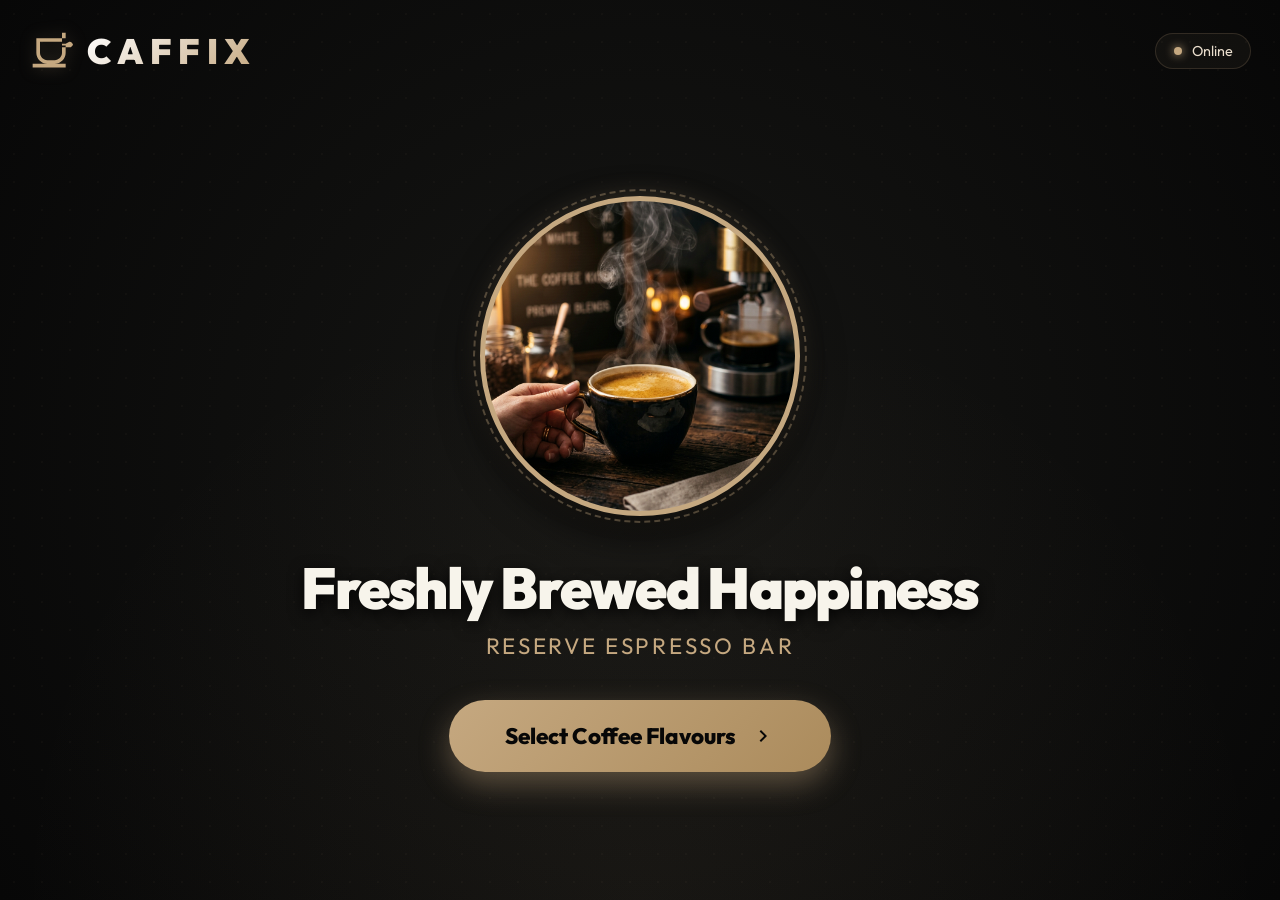
<file: index.html>
<!DOCTYPE html>
<html lang="en">
<head>
  <meta charset="UTF-8">
  <meta name="viewport" content="width=device-width, initial-scale=1.0, maximum-scale=1.0, user-scalable=no">
  <title>CAFFIX - Reserve Espresso Bar</title>
  <meta name="description" content="CAFFIX Luxury Self-Service Coffee Vending Kiosk">
  <link rel="stylesheet" href="styles.css">
  <link rel="preconnect" href="https://fonts.googleapis.com">
  <link rel="preconnect" href="https://fonts.gstatic.com" crossorigin>
</head>
<body>
  <!-- Background effects -->
  <div class="bg-decor"></div>
  <div class="bg-smoke"></div>

  <div class="kiosk-container">
    <!-- Header -->
    <header class="kiosk-header">
      <div class="brand-section">
        <svg class="brand-logo-svg" viewBox="0 0 24 24">
          <path d="M2 21h18v-2H2v2zM20 8h-2V5h2V2h-2v3H4v8c0 3.31 2.69 6 6 6h4c3.31 0 6-2.69 6-6v-3h2c1.1 0 2-.9 2-2V9c0-1.1-.9-2-2-2zm-2 5c0 2.21-1.79 4-4 4h-4c-2.21 0-4-1.79-4-4V7h12v6zm2-3h-2V9h2v1z"/>
        </svg>
        <span class="brand-name">Caffix</span>
      </div>
      <div class="system-status">
        <span class="status-dot"></span>
        <span>Online</span>
      </div>
    </header>

    <!-- Main Splash Hero -->
    <main class="kiosk-main">
      <div class="hero-wrapper">
        <div class="hero-visual"></div>
        
        <h1 class="hero-title">Freshly Brewed Happiness</h1>
        <p class="hero-subtitle">Reserve Espresso Bar</p>

        <!-- Big touch button -->
        <button id="start-btn" class="btn-primary-large" onclick="navigateToSelection()">
          <span>Select Coffee Flavours</span>
          <svg viewBox="0 0 24 24" width="24" height="24" fill="currentColor">
            <path d="M8.59 16.59L13.17 12 8.59 7.41 10 6l6 6-6 6-1.41-1.41z"/>
          </svg>
        </button>
      </div>
    </main>
  </div>

  <script src="script.js"></script>
</body>
</html>
</file>
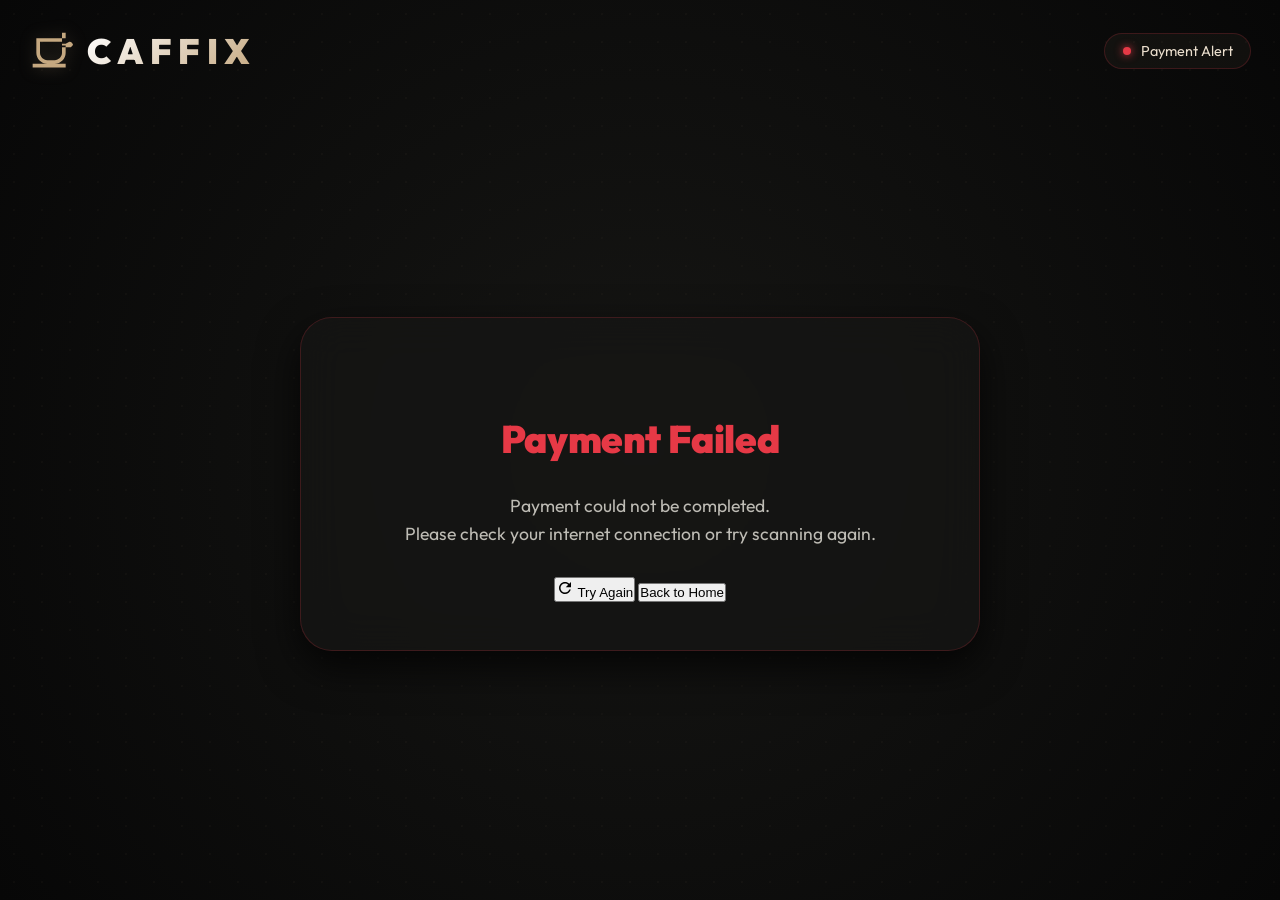
<file: failure.html>
<!DOCTYPE html>
<html lang="en">
<head>
  <meta charset="UTF-8">
  <meta name="viewport" content="width=device-width, initial-scale=1.0, maximum-scale=1.0, user-scalable=no">
  <title>CAFFIX - Payment Failed</title>
  <link rel="stylesheet" href="styles.css">
</head>
<body>
  <div class="bg-decor"></div>

  <div class="kiosk-container">
    <header class="kiosk-header">
      <div class="brand-section">
        <svg class="brand-logo-svg" viewBox="0 0 24 24">
          <path d="M2 21h18v-2H2v2zM20 8h-2V5h2V2h-2v3H4v8c0 3.31 2.69 6 6 6h4c3.31 0 6-2.69 6-6v-3h2c1.1 0 2-.9 2-2V9c0-1.1-.9-2-2-2zm-2 5c0 2.21-1.79 4-4 4h-4c-2.21 0-4-1.79-4-4V7h12v6zm2-3h-2V9h2v1z"/>
        </svg>
        <span class="brand-name">Caffix</span>
      </div>
      <div class="system-status" style="border-color: rgba(230, 57, 70, 0.2)">
        <span class="status-dot" style="background-color: var(--color-error); box-shadow: 0 0 8px var(--color-error)"></span>
        <span>Payment Alert</span>
      </div>
    </header>

    <main class="kiosk-main">
      <div class="status-card" style="border-color: rgba(230, 57, 70, 0.2)">
        <!-- Error cross icon -->
        <div class="error-icon-wrapper">
          <svg viewBox="0 0 24 24">
            <line x1="18" y1="6" x2="6" y2="18"></line>
            <line x1="6" y1="6" x2="18" y2="18"></line>
          </svg>
        </div>

        <h1 class="status-title" style="color: var(--color-error)">Payment Failed</h1>
        <p class="instructions-collect" style="font-size: 1.1rem; color: var(--color-text-white)">
          Payment could not be completed.<br>
          Please check your internet connection or try scanning again.
        </p>

        <div class="failure-buttons">
          <button id="try-again-btn" class="btn-try-again">
            <svg viewBox="0 0 24 24" width="18" height="18" fill="currentColor">
              <path d="M17.65 6.35C16.2 4.9 14.21 4 12 4c-4.42 0-7.99 3.58-7.99 8s3.57 8 7.99 8c3.73 0 6.84-2.55 7.73-6h-2.08c-.82 2.33-3.04 4-5.65 4-3.31 0-6-2.69-6-6s2.69-6 6-6c1.66 0 3.14.69 4.22 1.78L13 11h7V4l-2.35 2.35z"/>
            </svg>
            <span>Try Again</span>
          </button>
          
          <button id="home-btn" class="btn-home">
            <span>Back to Home</span>
          </button>
        </div>
      </div>
    </main>
  </div>

  <script src="script.js"></script>
</body>
</html>
</file>
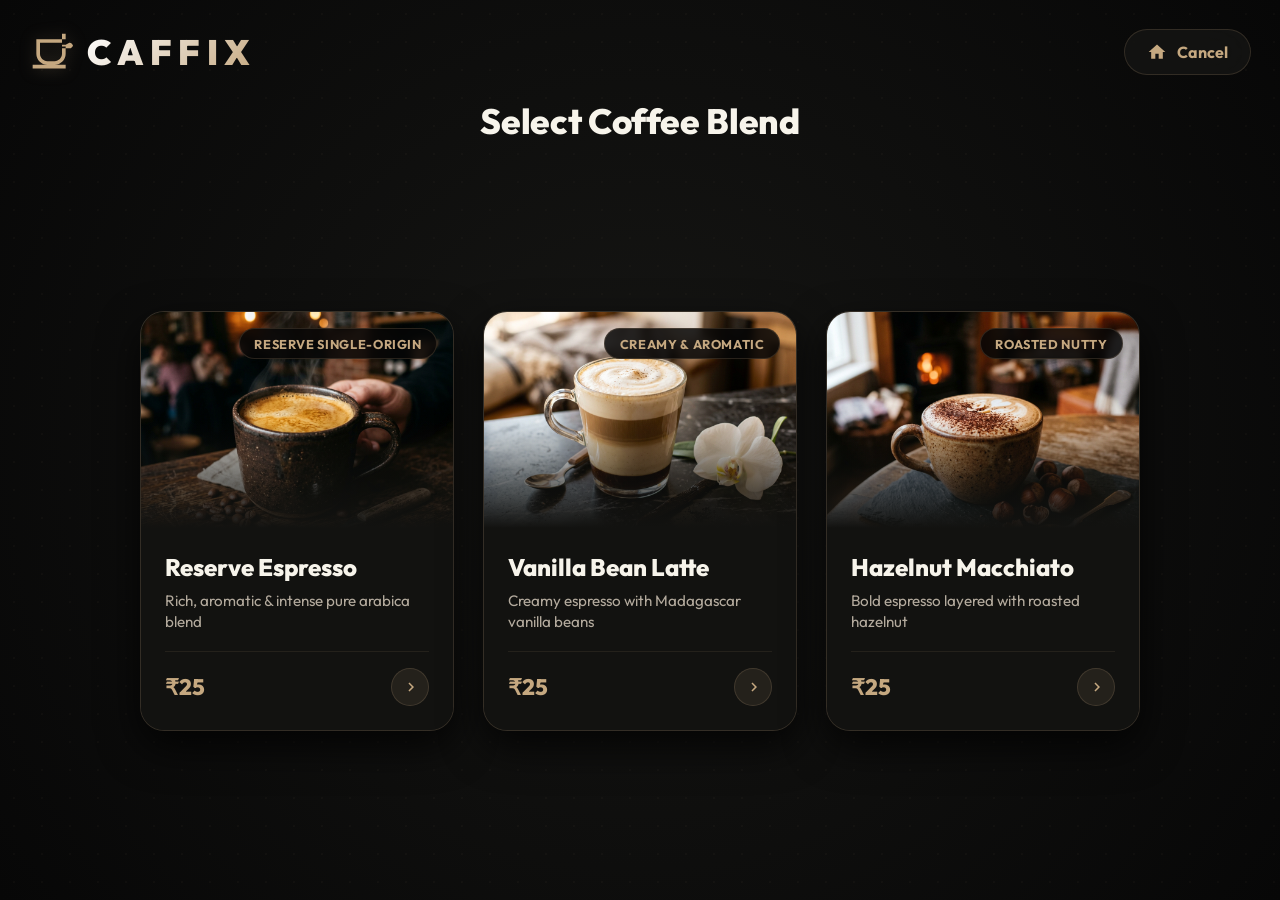
<file: flavour-details.html>
<!DOCTYPE html>
<html lang="en">
<head>
  <meta charset="UTF-8">
  <meta name="viewport" content="width=device-width, initial-scale=1.0, maximum-scale=1.0, user-scalable=no">
  <title>CAFFIX - Customization</title>
  <link rel="stylesheet" href="styles.css">
</head>
<body>
  <div class="bg-decor"></div>

  <div class="kiosk-container">
    <header class="kiosk-header">
      <div class="brand-section">
        <svg class="brand-logo-svg" viewBox="0 0 24 24">
          <path d="M2 21h18v-2H2v2zM20 8h-2V5h2V2h-2v3H4v8c0 3.31 2.69 6 6 6h4c3.31 0 6-2.69 6-6v-3h2c1.1 0 2-.9 2-2V9c0-1.1-.9-2-2-2zm-2 5c0 2.21-1.79 4-4 4h-4c-2.21 0-4-1.79-4-4V7h12v6zm2-3h-2V9h2v1z"/>
        </svg>
        <span class="brand-name">Caffix</span>
      </div>
      
      <button class="btn-nav-back" onclick="navigateToSelection()">
        <svg viewBox="0 0 24 24">
          <path d="M15.41 7.41L14 6l-6 6 6 6 1.41-1.41L10.83 12z"/>
        </svg>
        <span>Back</span>
      </button>
    </header>

    <main class="kiosk-main">
      <div class="details-container">
        <!-- Left Pane: Graphic & Badges -->
        <div class="details-visual-pane">
          <div id="coffee-image" class="details-hero-img"></div>
          
          <div id="tags-container" class="details-tags-grid">
            <!-- Dynamic specifications -->
          </div>
        </div>

        <!-- Right Pane: Customizations -->
        <div class="details-content-pane">
          <div class="details-title-desc">
            <h1 id="coffee-name" class="details-name">Premium Blend</h1>
            <p id="coffee-desc" class="details-description">Loading selection specs...</p>
          </div>

          <div class="customization-section">
            <!-- Cup Size Toggles -->
            <div class="custom-option">
              <span class="custom-label">Select Cup Size</span>
              <div id="size-toggles" class="custom-buttons" style="grid-template-columns: repeat(2, 1fr);">
                <button class="btn-toggle active" data-value="Regular">
                  <span>Regular</span>
                  <span class="sub-lbl">240 ml</span>
                </button>
                <button class="btn-toggle" data-value="Large">
                  <span>Large</span>
                  <span class="sub-lbl">360 ml (+₹10)</span>
                </button>
              </div>
            </div>

            <!-- Sugar Level -->
            <div class="custom-option">
              <span class="custom-label">Sugar Level</span>
              <div id="sugar-toggles" class="custom-buttons-four">
                <button class="btn-toggle">None</button>
                <button class="btn-toggle">Low</button>
                <button class="btn-toggle active">Medium</button>
                <button class="btn-toggle">High</button>
              </div>
            </div>

            <!-- Strength -->
            <div class="custom-option">
              <span class="custom-label">Coffee Strength</span>
              <div id="strength-toggles" class="custom-buttons">
                <button class="btn-toggle">Mild</button>
                <button class="btn-toggle active">Medium</button>
                <button class="btn-toggle">Strong</button>
              </div>
            </div>
          </div>

          <!-- Total & Buy Now -->
          <div class="details-footer">
            <div class="details-price-block">
              <span class="price-lbl">Total Price</span>
              <span id="coffee-price" class="price-val">₹25</span>
            </div>
            
            <button id="buy-now-btn" class="btn-buy-now">
              <span>Checkout</span>
              <svg viewBox="0 0 24 24">
                <path d="M12 2C6.48 2 2 6.48 2 12s4.48 10 10 10 10-4.48 10-10S17.52 2 12 2zm1 15h-2v-6h2v6zm0-8h-2V7h2v2z"/>
              </svg>
            </button>
          </div>
        </div>
      </div>
    </main>
  </div>

  <script src="script.js"></script>
</body>
</html>
</file>
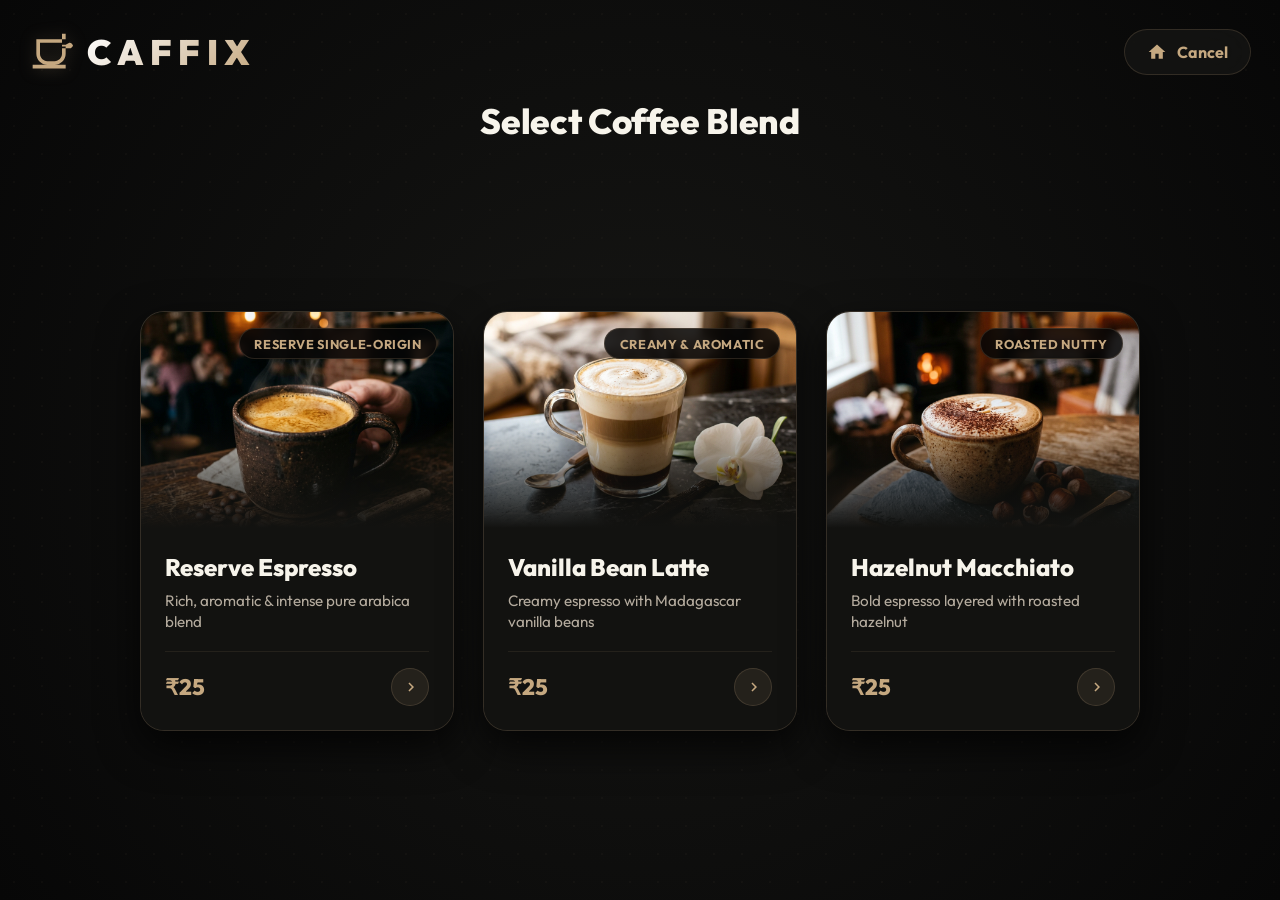
<file: flavour-selection.html>
<!DOCTYPE html>
<html lang="en">
<head>
  <meta charset="UTF-8">
  <meta name="viewport" content="width=device-width, initial-scale=1.0, maximum-scale=1.0, user-scalable=no">
  <title>CAFFIX - Coffee Selection</title>
  <link rel="stylesheet" href="styles.css">
</head>
<body>
  <div class="bg-decor"></div>

  <div class="kiosk-container">
    <header class="kiosk-header">
      <div class="brand-section">
        <svg class="brand-logo-svg" viewBox="0 0 24 24">
          <path d="M2 21h18v-2H2v2zM20 8h-2V5h2V2h-2v3H4v8c0 3.31 2.69 6 6 6h4c3.31 0 6-2.69 6-6v-3h2c1.1 0 2-.9 2-2V9c0-1.1-.9-2-2-2zm-2 5c0 2.21-1.79 4-4 4h-4c-2.21 0-4-1.79-4-4V7h12v6zm2-3h-2V9h2v1z"/>
        </svg>
        <span class="brand-name">Caffix</span>
      </div>
      
      <button class="btn-nav-back" onclick="navigateToHome()">
        <svg viewBox="0 0 24 24">
          <path d="M10 20v-6h4v6h5v-8h3L12 3 2 12h3v8z"/>
        </svg>
        <span>Cancel</span>
      </button>
    </header>

    <h2 class="selection-title">Select Coffee Blend</h2>

    <main class="kiosk-main">
      <div class="flavours-grid">
        <!-- Reserve Espresso Card -->
        <div class="flavour-card" onclick="selectFlavour('classic')">
          <div class="flavour-card-img" style="background-image: url('assets/classic_coffee.png');">
            <span class="flavour-badge">Reserve Single-Origin</span>
          </div>
          <div class="flavour-info">
            <div>
              <h3 class="flavour-name">Reserve Espresso</h3>
              <p class="flavour-tagline">Rich, aromatic & intense pure arabica blend</p>
            </div>
            <div class="flavour-price-row">
              <span class="card-price">₹25</span>
              <div class="card-arrow">
                <svg viewBox="0 0 24 24">
                  <path d="M8.59 16.59L13.17 12 8.59 7.41 10 6l6 6-6 6-1.41-1.41z"/>
                </svg>
              </div>
            </div>
          </div>
        </div>

        <!-- Vanilla Bean Latte Card -->
        <div class="flavour-card" onclick="selectFlavour('vanilla')">
          <div class="flavour-card-img" style="background-image: url('assets/vanilla_coffee.png');">
            <span class="flavour-badge">Creamy & Aromatic</span>
          </div>
          <div class="flavour-info">
            <div>
              <h3 class="flavour-name">Vanilla Bean Latte</h3>
              <p class="flavour-tagline">Creamy espresso with Madagascar vanilla beans</p>
            </div>
            <div class="flavour-price-row">
              <span class="card-price">₹25</span>
              <div class="card-arrow">
                <svg viewBox="0 0 24 24">
                  <path d="M8.59 16.59L13.17 12 8.59 7.41 10 6l6 6-6 6-1.41-1.41z"/>
                </svg>
              </div>
            </div>
          </div>
        </div>

        <!-- Hazelnut Macchiato Card -->
        <div class="flavour-card" onclick="selectFlavour('hazelnut')">
          <div class="flavour-card-img" style="background-image: url('assets/hazelnut_coffee.png');">
            <span class="flavour-badge">Roasted Nutty</span>
          </div>
          <div class="flavour-info">
            <div>
              <h3 class="flavour-name">Hazelnut Macchiato</h3>
              <p class="flavour-tagline">Bold espresso layered with roasted hazelnut</p>
            </div>
            <div class="flavour-price-row">
              <span class="card-price">₹25</span>
              <div class="card-arrow">
                <svg viewBox="0 0 24 24">
                  <path d="M8.59 16.59L13.17 12 8.59 7.41 10 6l6 6-6 6-1.41-1.41z"/>
                </svg>
              </div>
            </div>
          </div>
        </div>
      </div>
    </main>
  </div>

  <script src="script.js"></script>
</body>
</html>
</file>
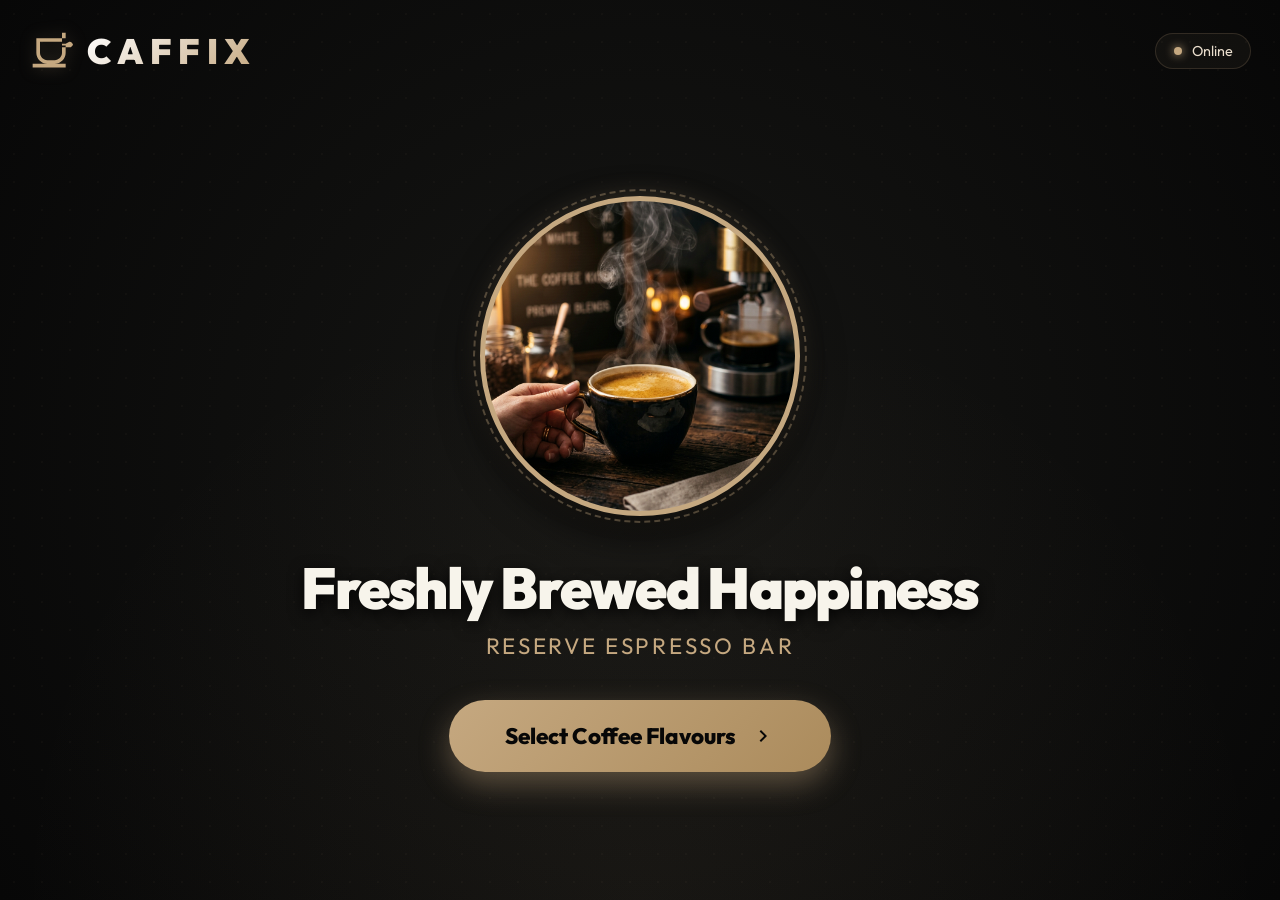
<file: payment.html>
<!DOCTYPE html>
<html lang="en">
<head>
  <meta charset="UTF-8">
  <meta name="viewport" content="width=device-width, initial-scale=1.0, maximum-scale=1.0, user-scalable=no">
  <title>CAFFIX - Payment Terminal</title>
  <link rel="stylesheet" href="styles.css">
</head>
<body>
  <div class="bg-decor"></div>

  <div class="kiosk-container">
    <header class="kiosk-header">
      <div class="brand-section">
        <svg class="brand-logo-svg" viewBox="0 0 24 24">
          <path d="M2 21h18v-2H2v2zM20 8h-2V5h2V2h-2v3H4v8c0 3.31 2.69 6 6 6h4c3.31 0 6-2.69 6-6v-3h2c1.1 0 2-.9 2-2V9c0-1.1-.9-2-2-2zm-2 5c0 2.21-1.79 4-4 4h-4c-2.21 0-4-1.79-4-4V7h12v6zm2-3h-2V9h2v1z"/>
        </svg>
        <span class="brand-name">Caffix</span>
      </div>
      <div class="system-status">
        <span class="status-dot"></span>
        <span>Secure Terminal</span>
      </div>
    </header>

    <main class="kiosk-main">
      <div class="payment-grid">
        <!-- Left Pane: Invoice Receipt Details -->
        <div class="order-summary-card">
          <h3 class="summary-title">Billing Details</h3>
          
          <div class="summary-item-info">
            <div id="summary-img" class="summary-item-img"></div>
            <div class="summary-item-details">
              <span id="summary-name" class="summary-item-name">Premium Coffee</span>
              <span id="summary-price" class="summary-item-price">₹25</span>
            </div>
          </div>

          <!-- Recap Parameter items -->
          <div class="customizations-recap">
            <div class="recap-row">
              <span class="recap-label">Cup Size:</span>
              <span id="recap-size" class="recap-val">Regular</span>
            </div>
            <div class="recap-row">
              <span class="recap-label">Sugar Level:</span>
              <span id="recap-sugar" class="recap-val">Medium</span>
            </div>
            <div class="recap-row">
              <span class="recap-label">Coffee Strength:</span>
              <span id="recap-strength" class="recap-val">Medium</span>
            </div>
          </div>

          <!-- Metadata -->
          <div class="order-metadata">
            <span>Ticket: <strong id="order-number">CFX-0000</strong></span>
            <span>Gateway: <strong>Active</strong></span>
          </div>

          <div class="payment-gateways">
            <span class="gateway-title">Supported Networks</span>
            <div class="gateway-icons">
              <span class="gateway-badge">BHIM</span>
              <span class="gateway-badge">UPI PIN</span>
              <span class="gateway-badge">GPAAY</span>
              <span class="gateway-badge">PHONEPE</span>
            </div>
          </div>
        </div>

        <!-- Right Pane: Live QR scanning checkout simulation -->
        <div class="payment-action-pane">
          <!-- Stylized QR scanner box -->
          <div class="qr-box-wrapper">
            <svg class="qr-svg" viewBox="0 0 29 29" shape-rendering="crispEdges">
              <path fill="#ffffff" d="M0 0h29v29H0z"/>
              <path fill="#070707" d="M0 0h7v7H0zm0 22h7v7H0zm22 0h7v7h-7zM22 0h7v7h-7zM2 2h3v3H2zm0 24h3v3H2zm22 0h3v3h-3zm0-24h3v3h-3zM8 0h1v4H8zm2 0h1v1h-1zm3 0h3v1h-3zm4 0h1v2h-1zm1 0h1v1h-1zm2 0h1v3h-1zm-10 1h2v1h-2zm3 0h1v3h-1zm3 0h1v1h-1zm-9 2h2v1H8zm5 0h1v1h-1zm2 0h1v1h-1zm4 0h2v1h-2zm-12 1h1v3H9zm2 0h1v1h-1zm1 0h1v2h-1zm3 0h1v1h-1zm2 0h2v1h-2zm-6 2h1v1H9zm1 0h2v1h-2zm4 0h1v1h-1zm2 0h1v1h-1zm1 0h1v1h-1zm1 0h2v1h-2zm-11 1h1v1H8zm2 0h1v1h-1zm1 0h1v1h-1zm2 0h2v1h-2zm3 0h1v1h-1zm3 0h1v1h-1zm1 0h1v1h-1zm-13 1h2v1h-2zm4 0h1v1h-1zm2 0h1v2h-1zm2 0h2v1h-2zm-12 2h1v1H0zm2 0h1v1H2zm3 0h2v1H5zm1 1h1v2H6zm3 0h1v1H9zm2 0h3v1h-3zm4 0h1v1h-1zm1 0h2v1h-2zm5 0h1v2h-1zm-15 1h1v1H1zm2 0h1v1H3zm2 0h1v1H5zm3 0h1v1H8zm4 0h2v1h-2zm3 0h1v2h-1zm3 0h2v1h-2zm2 0h1v1h-1zm-15 1h2v1H1zm3 0h1v1H4zm3 0h1v1H7zm1 0h2v1H8zm4 0h1v1h-1zm3 0h1v1h-1zm3 0h1v1h-1zm-14 2h2v1H2zm3 0h1v1H5zm2 0h1v1H7zm4 0h1v2h-1zm2 0h1v1h-1zm2 0h1v1h-1zm4 0h1v1h-1zm-15 1h1v1H1zm3 0h1v1H4zm4 0h1v1H8zm2 0h1v1h-1zm4 0h1v1h-1zm3 0h2v1h-2zm1 0h2v1h-2zm-15 1h1v1H1zm3 0h1v1H4zm3 0h1v1H7zm1 0h3v1H8zm4 0h2v1h-2zm4 0h2v1h-2z"/>
            </svg>
          </div>

          <!-- Live payment terminal verification status -->
          <div class="gateway-logger">
            <span class="pulsate-dot"></span>
            <span id="log-text" class="log-text">Initializing Secure Connection...</span>
          </div>

          <p class="payment-instructions">
            Scan the QR code above using any UPI application to complete checkout.
          </p>

          <!-- Control CTAs -->
          <div class="payment-buttons">
            <button id="pay-now-btn" class="btn-pay-now">
              <svg viewBox="0 0 24 24" width="18" height="18" fill="currentColor">
                <path d="M9 16.2L4.8 12l-1.4 1.4L9 19 21 7l-1.4-1.4L9 16.2z"/>
              </svg>
              <span>Simulate Pay</span>
            </button>
            
            <button id="cancel-btn" class="btn-cancel">
              <span>Cancel Order</span>
            </button>
          </div>
        </div>
      </div>
    </main>
  </div>

  <script src="script.js"></script>
</body>
</html>
</file>
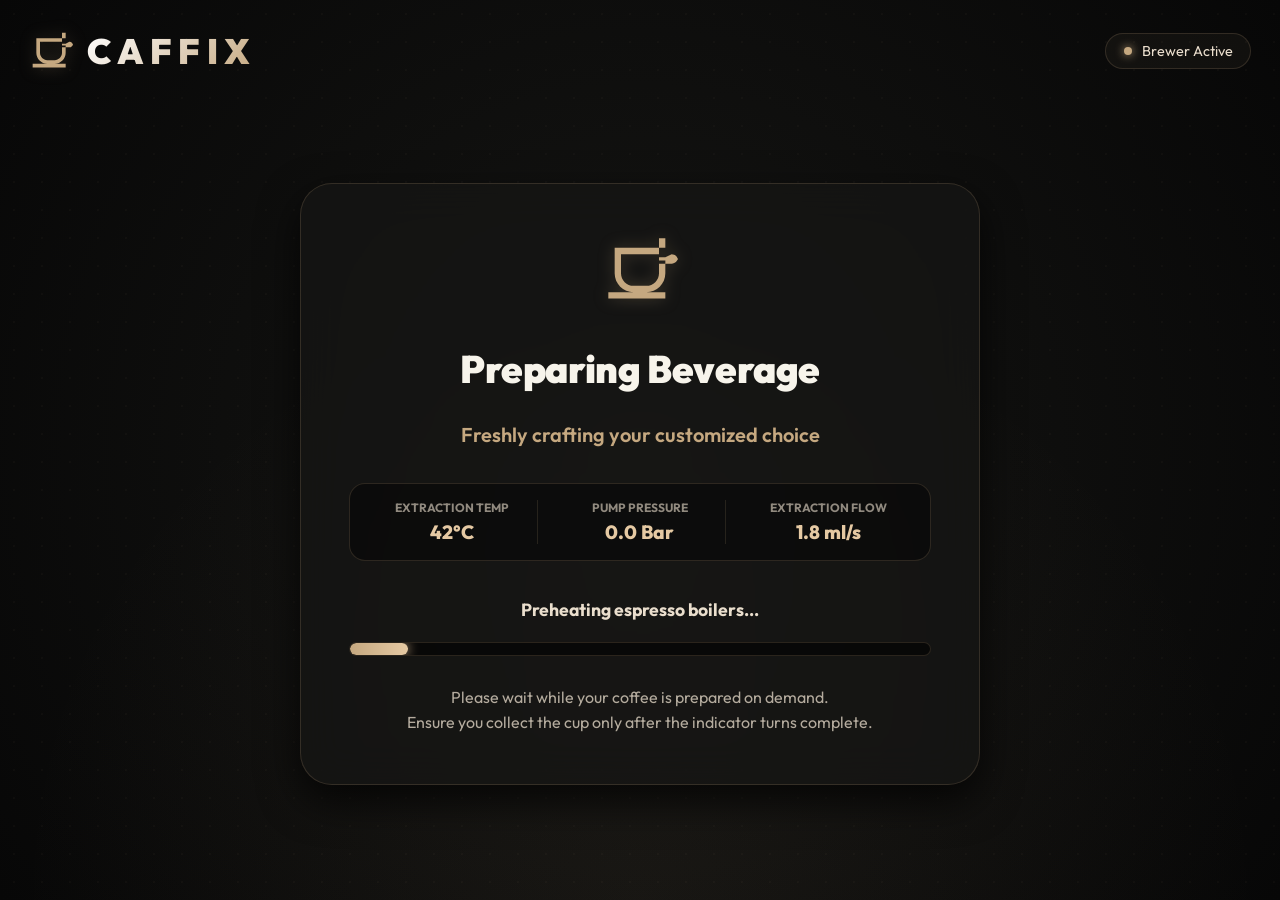
<file: success.html>
<!DOCTYPE html>
<html lang="en">
<head>
  <meta charset="UTF-8">
  <meta name="viewport" content="width=device-width, initial-scale=1.0, maximum-scale=1.0, user-scalable=no">
  <title>CAFFIX - Preparing Coffee</title>
  <link rel="stylesheet" href="styles.css">
</head>
<body>
  <div class="bg-decor"></div>
  <div class="bg-smoke"></div>

  <div class="kiosk-container">
    <header class="kiosk-header">
      <div class="brand-section">
        <svg class="brand-logo-svg" viewBox="0 0 24 24">
          <path d="M2 21h18v-2H2v2zM20 8h-2V5h2V2h-2v3H4v8c0 3.31 2.69 6 6 6h4c3.31 0 6-2.69 6-6v-3h2c1.1 0 2-.9 2-2V9c0-1.1-.9-2-2-2zm-2 5c0 2.21-1.79 4-4 4h-4c-2.21 0-4-1.79-4-4V7h12v6zm2-3h-2V9h2v1z"/>
        </svg>
        <span class="brand-name">Caffix</span>
      </div>
      <div class="system-status">
        <span class="status-dot"></span>
        <span>Brewer Active</span>
      </div>
    </header>

    <main class="kiosk-main">
      <div class="status-card">
        <!-- Shaking cup visual -->
        <svg class="loading-coffee-cup" viewBox="0 0 24 24">
          <path d="M2 21h18v-2H2v2zM20 8h-2V5h2V2h-2v3H4v8c0 3.31 2.69 6 6 6h4c3.31 0 6-2.69 6-6v-3h2c1.1 0 2-.9 2-2V9c0-1.1-.9-2-2-2zm-2 5c0 2.21-1.79 4-4 4h-4c-2.21 0-4-1.79-4-4V7h12v6zm2-3h-2V9h2v1z"/>
        </svg>

        <h1 class="status-title">Preparing Beverage</h1>
        <h2 id="status-subtitle" class="status-subtitle">Freshly crafting your customized choice</h2>

        <!-- Kiosk active brewing metrics monitors -->
        <div class="brewer-specs-panel">
          <div class="spec-box">
            <span class="spec-label">Extraction Temp</span>
            <span id="spec-temp" class="spec-value">--°C</span>
          </div>
          <div class="spec-box">
            <span class="spec-label">Pump Pressure</span>
            <span id="spec-pressure" class="spec-value">-- Bar</span>
          </div>
          <div class="spec-box">
            <span class="spec-label">Extraction Flow</span>
            <span class="spec-value">1.8 ml/s</span>
          </div>
        </div>

        <!-- Brew Progress animation and status log text -->
        <div class="brewing-anim-container">
          <span id="brewing-step-text" class="brewing-step-text">Heating boiler element...</span>
          
          <div class="progress-track">
            <div id="progress-fill" class="progress-fill"></div>
          </div>
        </div>

        <p class="instructions-collect">
          Please wait while your coffee is prepared on demand.<br>
          Ensure you collect the cup only after the indicator turns complete.
        </p>
      </div>
    </main>
  </div>

  <script src="script.js"></script>
</body>
</html>
</file>
<file: styles.css>
@import url('https://fonts.googleapis.com/css2?family=Outfit:wght@300;400;500;600;700;800;900&display=swap');

:root {
  /* Luxury Palette System (Starbucks Reserve & Nespresso Inspired) */
  --color-dark-bg: #070707;          /* Pure Matte Black */
  --color-dark-surface: #121210;     /* Obsidian Charcoal */
  --color-cream-base: #f7f4eb;       /* Smooth Cream */
  --color-cream-text: #eadecd;       /* Soft Light Cream */
  --color-gold: #c5a880;             /* Reserve Satin Gold */
  --color-gold-bright: #e5c9a3;      /* Bright Gold Accent */
  --color-gold-glow: rgba(197, 168, 128, 0.25);
  --color-glass-bg: rgba(22, 22, 20, 0.75);
  --color-glass-border: rgba(197, 168, 128, 0.18);
  --color-glass-border-focus: rgba(197, 168, 128, 0.45);
  
  --color-success: #52b788;
  --color-error: #e63946;
  
  /* Fonts & Shadows */
  --font-sans: 'Outfit', sans-serif;
  --shadow-premium: 0 16px 40px rgba(0, 0, 0, 0.75);
  --shadow-gold-pulse: 0 0 25px var(--color-gold-glow);
  --border-radius-lg: 24px;
  --border-radius-md: 16px;
}

/* Reset and Kiosk Setup */
* {
  margin: 0;
  padding: 0;
  box-sizing: border-box;
  -webkit-tap-highlight-color: transparent;
  user-select: none;
  -webkit-user-select: none;
}

body {
  font-family: var(--font-sans);
  background: radial-gradient(circle at center, #161614 0%, var(--color-dark-bg) 100%);
  color: var(--color-cream-base);
  height: 100vh;
  width: 100vw;
  overflow: hidden;
  display: flex;
  flex-direction: column;
  position: relative;
  touch-action: manipulation;
}

/* Kiosk Layout Constraints */
.kiosk-container {
  display: flex;
  flex-direction: column;
  height: 100%;
  width: 100%;
  padding: 1.8rem;
  z-index: 10;
  animation: fadeInKiosk 0.5s cubic-bezier(0.2, 0.8, 0.2, 1);
}

/* Background Texture Decor */
.bg-decor {
  position: absolute;
  top: 0;
  left: 0;
  width: 100%;
  height: 100%;
  background-image: radial-gradient(rgba(197, 168, 128, 0.03) 1.5px, transparent 0);
  background-size: 28px 28px;
  z-index: 1;
  pointer-events: none;
}

.bg-smoke {
  position: absolute;
  bottom: 0;
  left: 50%;
  transform: translateX(-50%);
  width: 100%;
  height: 60%;
  background: radial-gradient(circle at bottom, rgba(197, 168, 128, 0.06) 0%, transparent 75%);
  z-index: 2;
  pointer-events: none;
}

/* Header */
.kiosk-header {
  display: flex;
  justify-content: space-between;
  align-items: center;
  margin-bottom: 1.5rem;
  flex-shrink: 0;
}

.brand-section {
  display: flex;
  align-items: center;
  gap: 0.9rem;
}

.brand-logo-svg {
  width: 44px;
  height: 44px;
  fill: var(--color-gold);
  filter: drop-shadow(0 0 8px var(--color-gold-glow));
}

.brand-name {
  font-size: 2.2rem;
  font-weight: 900;
  letter-spacing: 0.18em;
  text-transform: uppercase;
  background: linear-gradient(135deg, #ffffff 0%, var(--color-gold) 100%);
  -webkit-background-clip: text;
  -webkit-text-fill-color: transparent;
}

.system-status {
  font-size: 0.9rem;
  color: var(--color-cream-text);
  display: flex;
  align-items: center;
  gap: 0.6rem;
  background: rgba(197, 168, 128, 0.05);
  padding: 0.5rem 1.1rem;
  border-radius: 30px;
  border: 1px solid var(--color-glass-border);
}

.status-dot {
  width: 8px;
  height: 8px;
  background-color: var(--color-gold);
  border-radius: 50%;
  box-shadow: 0 0 10px var(--color-gold);
  animation: blinkGold 2s infinite ease-in-out;
}

/* Navigation Back/Home Button */
.btn-nav-back {
  display: flex;
  align-items: center;
  gap: 0.6rem;
  background: var(--color-glass-bg);
  border: 1px solid var(--color-glass-border);
  color: var(--color-gold);
  font-family: var(--font-sans);
  font-weight: 700;
  font-size: 1rem;
  padding: 0.75rem 1.4rem;
  border-radius: 30px;
  cursor: pointer;
  transition: all 0.2s cubic-bezier(0.4, 0, 0.2, 1);
  outline: none;
  backdrop-filter: blur(20px);
}

.btn-nav-back svg {
  width: 20px;
  height: 20px;
  fill: currentColor;
}

.btn-nav-back:active {
  transform: scale(0.95);
  background: rgba(197, 168, 128, 0.15);
  border-color: var(--color-gold);
}

/* Main Display Body */
.kiosk-main {
  flex-grow: 1;
  display: flex;
  flex-direction: column;
  justify-content: center;
  min-height: 0;
}

/* --- HOME PAGE STYLE --- */
.hero-wrapper {
  display: flex;
  flex-direction: column;
  align-items: center;
  justify-content: center;
  height: 100%;
  text-align: center;
}

.hero-visual {
  width: 320px;
  height: 320px;
  border-radius: 50%;
  background: url('assets/caffix_hero.png') no-repeat center center;
  background-size: cover;
  border: 5px solid var(--color-gold);
  box-shadow: var(--shadow-premium), var(--shadow-gold-pulse);
  margin-bottom: 2.2rem;
  position: relative;
}

.hero-visual::before {
  content: '';
  position: absolute;
  top: -12px; left: -12px; right: -12px; bottom: -12px;
  border-radius: 50%;
  border: 2px dashed rgba(197, 168, 128, 0.35);
  animation: rotateClockwise 30s linear infinite;
}

.hero-title {
  font-size: 3.6rem;
  font-weight: 900;
  letter-spacing: -0.03em;
  margin-bottom: 0.5rem;
  color: var(--color-cream-base);
  text-shadow: 0 4px 15px rgba(0, 0, 0, 0.85);
}

.hero-subtitle {
  font-size: 1.4rem;
  font-weight: 400;
  color: var(--color-gold);
  margin-bottom: 2.5rem;
  letter-spacing: 0.12em;
  text-transform: uppercase;
}

.btn-primary-large {
  display: inline-flex;
  align-items: center;
  justify-content: center;
  gap: 0.9rem;
  background: linear-gradient(135deg, var(--color-gold) 0%, #ab8b5c 100%);
  color: #070707;
  font-family: var(--font-sans);
  font-weight: 800;
  font-size: 1.4rem;
  padding: 1.4rem 3.5rem;
  border: none;
  border-radius: 50px;
  box-shadow: 0 12px 30px rgba(197, 168, 128, 0.4);
  cursor: pointer;
  transition: all 0.3s cubic-bezier(0.2, 0.8, 0.2, 1);
  animation: pulseGoldBtn 2s infinite;
}

.btn-primary-large:active {
  transform: scale(0.95);
  box-shadow: 0 6px 15px rgba(197, 168, 128, 0.2);
  filter: brightness(0.95);
}

/* --- FLAVOUR SELECTION PAGE STYLE --- */
.selection-title {
  font-size: 2.2rem;
  font-weight: 800;
  margin-bottom: 1.8rem;
  color: var(--color-cream-base);
  text-align: center;
  letter-spacing: -0.01em;
}

.flavours-grid {
  display: grid;
  grid-template-columns: repeat(3, 1fr);
  gap: 1.8rem;
  height: 100%;
  max-width: 1000px;
  margin: 0 auto;
  align-items: center;
}

.flavour-card {
  background: var(--color-glass-bg);
  border: 1px solid var(--color-glass-border);
  border-radius: var(--border-radius-lg);
  overflow: hidden;
  height: 420px;
  display: flex;
  flex-direction: column;
  box-shadow: var(--shadow-premium);
  transition: all 0.3s cubic-bezier(0.2, 0.8, 0.2, 1);
  cursor: pointer;
  position: relative;
  backdrop-filter: blur(20px);
}

.flavour-card-img {
  height: 240px;
  width: 100%;
  background-size: cover;
  background-position: center;
  position: relative;
}

.flavour-card-img::after {
  content: '';
  position: absolute;
  bottom: 0; left: 0; right: 0;
  height: 50%;
  background: linear-gradient(to top, rgba(18, 18, 16, 1) 0%, transparent 100%);
}

.flavour-badge {
  position: absolute;
  top: 16px;
  right: 16px;
  background: rgba(7, 7, 7, 0.85);
  backdrop-filter: blur(4px);
  padding: 0.4rem 0.9rem;
  border-radius: 20px;
  border: 1px solid var(--color-glass-border);
  font-size: 0.8rem;
  font-weight: 700;
  color: var(--color-gold);
  text-transform: uppercase;
  letter-spacing: 0.05em;
}

.flavour-info {
  padding: 1.5rem;
  flex-grow: 1;
  display: flex;
  flex-direction: column;
  justify-content: space-between;
  background: #121210;
}

.flavour-name {
  font-size: 1.5rem;
  font-weight: 800;
  color: var(--color-cream-base);
  margin-bottom: 0.5rem;
}

.flavour-tagline {
  font-size: 0.95rem;
  color: var(--color-cream-text);
  line-height: 1.4;
  opacity: 0.75;
  margin-bottom: 1.2rem;
}

.flavour-price-row {
  display: flex;
  justify-content: space-between;
  align-items: center;
  margin-top: auto;
  border-top: 1px solid rgba(197, 168, 128, 0.1);
  padding-top: 1rem;
}

.card-price {
  font-size: 1.4rem;
  font-weight: 800;
  color: var(--color-gold);
}

.card-arrow {
  width: 38px;
  height: 38px;
  border-radius: 50%;
  background: rgba(197, 168, 128, 0.1);
  display: flex;
  align-items: center;
  justify-content: center;
  color: var(--color-gold);
  border: 1px solid var(--color-glass-border);
}

.card-arrow svg {
  width: 18px;
  height: 18px;
  fill: currentColor;
  transform: translateX(1px);
}

.flavour-card:active {
  transform: scale(0.96);
  border-color: var(--color-gold);
  box-shadow: 0 4px 15px rgba(197, 168, 128, 0.25);
}


/* --- FLAVOUR DETAILS / CUSTOMIZATION PAGE STYLE --- */
.details-container {
  display: grid;
  grid-template-columns: 4.5fr 5.5fr;
  gap: 2.2rem;
  height: 100%;
  max-width: 1000px;
  margin: 0 auto;
  align-items: center;
}

.details-visual-pane {
  display: flex;
  flex-direction: column;
  gap: 1.5rem;
}

.details-hero-img {
  width: 100%;
  height: 290px;
  border-radius: var(--border-radius-lg);
  background-size: cover;
  background-position: center;
  border: 1px solid var(--color-glass-border);
  box-shadow: var(--shadow-premium);
}

.details-tags-grid {
  display: grid;
  grid-template-columns: repeat(2, 1fr);
  gap: 0.8rem;
}

.detail-tag {
  background: var(--color-glass-bg);
  border: 1px solid var(--color-glass-border);
  border-radius: var(--border-radius-md);
  padding: 0.8rem 1rem;
  display: flex;
  align-items: center;
  gap: 0.6rem;
  font-size: 0.85rem;
  font-weight: 700;
  color: var(--color-cream-base);
  backdrop-filter: blur(20px);
}

.detail-tag svg {
  width: 18px;
  height: 18px;
  fill: var(--color-gold);
  flex-shrink: 0;
}

.details-content-pane {
  background: var(--color-glass-bg);
  border: 1px solid var(--color-glass-border);
  border-radius: var(--border-radius-lg);
  padding: 2.2rem;
  height: 100%;
  display: flex;
  flex-direction: column;
  justify-content: space-between;
  box-shadow: var(--shadow-premium);
  backdrop-filter: blur(20px);
}

.details-title-desc {
  margin-bottom: 1.2rem;
}

.details-name {
  font-size: 2.4rem;
  font-weight: 900;
  color: var(--color-cream-base);
  margin-bottom: 0.6rem;
}

.details-description {
  font-size: 1.05rem;
  line-height: 1.5;
  color: var(--color-cream-text);
  opacity: 0.8;
}

.customization-section {
  display: flex;
  flex-direction: column;
  gap: 1.2rem;
  margin-bottom: 1.2rem;
  border-top: 1px solid rgba(197, 168, 128, 0.15);
  padding-top: 1.2rem;
}

.custom-option {
  display: flex;
  flex-direction: column;
  gap: 0.5rem;
}

.custom-label {
  font-size: 0.85rem;
  font-weight: 800;
  text-transform: uppercase;
  color: var(--color-gold);
  letter-spacing: 0.08em;
}

.custom-buttons {
  display: grid;
  grid-template-columns: repeat(3, 1fr);
  gap: 0.6rem;
}

.custom-buttons-four {
  display: grid;
  grid-template-columns: repeat(4, 1fr);
  gap: 0.6rem;
}

.btn-toggle {
  background: rgba(0, 0, 0, 0.4);
  border: 1px solid var(--color-glass-border);
  color: var(--color-cream-text);
  font-family: var(--font-sans);
  font-weight: 700;
  font-size: 0.95rem;
  padding: 0.8rem;
  border-radius: var(--border-radius-md);
  cursor: pointer;
  transition: all 0.2s cubic-bezier(0.4, 0, 0.2, 1);
  outline: none;
  display: flex;
  flex-direction: column;
  align-items: center;
  gap: 0.2rem;
}

.btn-toggle .sub-lbl {
  font-size: 0.7rem;
  font-weight: 400;
  opacity: 0.65;
}

.btn-toggle.active {
  background: var(--color-gold);
  border-color: var(--color-gold-bright);
  color: #070707;
  box-shadow: var(--shadow-gold-pulse);
}

.btn-toggle.active .sub-lbl {
  opacity: 0.85;
}

.btn-toggle:active {
  transform: scale(0.95);
}

.details-footer {
  display: flex;
  align-items: center;
  justify-content: space-between;
  border-top: 1px solid rgba(197, 168, 128, 0.15);
  padding-top: 1.2rem;
  margin-top: auto;
}

.details-price-block {
  display: flex;
  flex-direction: column;
}

.price-lbl {
  font-size: 0.8rem;
  color: var(--color-cream-text);
  opacity: 0.7;
  text-transform: uppercase;
}

.price-val {
  font-size: 2.2rem;
  font-weight: 900;
  color: var(--color-gold);
}

.btn-buy-now {
  background: linear-gradient(135deg, var(--color-gold) 0%, #b8986c 100%);
  color: #070707;
  border: none;
  font-family: var(--font-sans);
  font-weight: 800;
  font-size: 1.25rem;
  padding: 1.1rem 2.8rem;
  border-radius: 40px;
  box-shadow: 0 8px 24px rgba(197, 168, 128, 0.35);
  cursor: pointer;
  transition: all 0.2s ease;
  display: flex;
  align-items: center;
  gap: 0.7rem;
}

.btn-buy-now svg {
  width: 20px;
  height: 20px;
  fill: currentColor;
}

.btn-buy-now:active {
  transform: scale(0.95);
  box-shadow: 0 4px 10px rgba(197, 168, 128, 0.15);
  filter: brightness(0.95);
}


/* --- PAYMENT PAGE STYLE --- */
.payment-grid {
  display: grid;
  grid-template-columns: 4.5fr 5.5fr;
  gap: 2.2rem;
  height: 100%;
  max-width: 1000px;
  margin: 0 auto;
  align-items: center;
}

.order-summary-card {
  background: var(--color-glass-bg);
  border: 1px solid var(--color-glass-border);
  border-radius: var(--border-radius-lg);
  padding: 2.2rem;
  display: flex;
  flex-direction: column;
  gap: 1.5rem;
  box-shadow: var(--shadow-premium);
  backdrop-filter: blur(20px);
}

.summary-title {
  font-size: 1.4rem;
  font-weight: 800;
  color: var(--color-gold);
  border-bottom: 1px solid rgba(197, 168, 128, 0.15);
  padding-bottom: 0.8rem;
}

.summary-item-info {
  display: flex;
  gap: 1.2rem;
  align-items: center;
}

.summary-item-img {
  width: 90px;
  height: 90px;
  border-radius: var(--border-radius-md);
  background-size: cover;
  background-position: center;
  border: 1px solid var(--color-glass-border);
}

.summary-item-details {
  display: flex;
  flex-direction: column;
  gap: 0.3rem;
}

.summary-item-name {
  font-size: 1.4rem;
  font-weight: 800;
}

.summary-item-price {
  font-size: 1.25rem;
  color: var(--color-gold);
  font-weight: 800;
}

.customizations-recap {
  background: rgba(0, 0, 0, 0.3);
  border-radius: var(--border-radius-md);
  padding: 1.1rem;
  display: flex;
  flex-direction: column;
  gap: 0.6rem;
  border: 1px solid rgba(197, 168, 128, 0.08);
}

.recap-row {
  display: flex;
  justify-content: space-between;
  font-size: 0.95rem;
}

.recap-label {
  color: var(--color-cream-text);
  opacity: 0.7;
}

.recap-val {
  font-weight: 700;
  color: var(--color-cream-base);
}

.order-metadata {
  display: flex;
  justify-content: space-between;
  font-size: 0.9rem;
  color: var(--color-cream-text);
  opacity: 0.8;
  background: rgba(197, 168, 128, 0.04);
  padding: 0.8rem 1rem;
  border-radius: var(--border-radius-md);
  border: 1px solid rgba(197, 168, 128, 0.05);
}

.payment-gateways {
  border-top: 1px solid rgba(197, 168, 128, 0.15);
  padding-top: 1.2rem;
  display: flex;
  flex-direction: column;
  gap: 0.8rem;
}

.gateway-title {
  font-size: 0.85rem;
  font-weight: 800;
  color: var(--color-cream-text);
  opacity: 0.6;
  text-transform: uppercase;
}

.gateway-icons {
  display: flex;
  gap: 0.9rem;
}

.gateway-badge {
  background: rgba(0, 0, 0, 0.4);
  border: 1px solid var(--color-glass-border);
  border-radius: 8px;
  padding: 0.5rem 1rem;
  font-size: 0.8rem;
  font-weight: 700;
  color: var(--color-cream-text);
}

.payment-action-pane {
  background: var(--color-glass-bg);
  border: 1px solid var(--color-glass-border);
  border-radius: var(--border-radius-lg);
  padding: 2.2rem;
  height: 100%;
  display: flex;
  flex-direction: column;
  align-items: center;
  justify-content: space-between;
  box-shadow: var(--shadow-premium);
  text-align: center;
  backdrop-filter: blur(20px);
}

.qr-box-wrapper {
  position: relative;
  background: #ffffff;
  padding: 1rem;
  border-radius: 20px;
  width: 190px;
  height: 190px;
  box-shadow: var(--shadow-premium);
  display: flex;
  align-items: center;
  justify-content: center;
  overflow: hidden;
}

.qr-svg {
  width: 100%;
  height: 100%;
}

.qr-box-wrapper::after {
  content: '';
  position: absolute;
  top: 0; left: 0; right: 0;
  height: 4px;
  background: linear-gradient(to right, transparent, var(--color-gold-bright), transparent);
  box-shadow: 0 0 12px var(--color-gold);
  animation: scanLine 3s infinite linear;
}

/* Gateway Live Verification logger */
.gateway-logger {
  width: 100%;
  background: rgba(0, 0, 0, 0.4);
  border: 1px solid var(--color-glass-border);
  border-radius: var(--border-radius-md);
  padding: 0.8rem 1rem;
  display: flex;
  align-items: center;
  justify-content: center;
  gap: 0.8rem;
  margin: 0.8rem 0;
}

.pulsate-dot {
  width: 10px;
  height: 10px;
  background-color: var(--color-gold);
  border-radius: 50%;
  box-shadow: 0 0 10px var(--color-gold);
  animation: blinkGold 1.5s infinite;
}

.log-text {
  font-size: 0.95rem;
  font-weight: 700;
  color: var(--color-gold-bright);
}

.payment-instructions {
  font-size: 1.05rem;
  color: var(--color-cream-base);
  line-height: 1.5;
  margin-bottom: 1rem;
}

.payment-buttons {
  display: flex;
  width: 100%;
  gap: 1.2rem;
}

.btn-pay-now {
  flex-grow: 1.5;
  background: linear-gradient(135deg, var(--color-success) 0%, #2dc653 100%);
  color: #070707;
  font-family: var(--font-sans);
  font-weight: 800;
  font-size: 1.1rem;
  padding: 1.1rem;
  border: none;
  border-radius: 35px;
  box-shadow: 0 6px 18px rgba(82, 183, 136, 0.35);
  cursor: pointer;
  display: flex;
  align-items: center;
  justify-content: center;
  gap: 0.6rem;
}

.btn-pay-now:active {
  transform: scale(0.95);
  filter: brightness(0.95);
}

.btn-cancel {
  flex-grow: 1;
  background: rgba(0, 0, 0, 0.4);
  border: 1px solid var(--color-error);
  color: var(--color-error);
  font-family: var(--font-sans);
  font-weight: 700;
  font-size: 1.1rem;
  padding: 1.1rem;
  border-radius: 35px;
  cursor: pointer;
  display: flex;
  align-items: center;
  justify-content: center;
}

.btn-cancel:active {
  transform: scale(0.95);
  background: rgba(230, 57, 70, 0.15);
}


/* --- PREPARING COFFEE SCREEN STYLE --- */
.status-card {
  background: var(--color-glass-bg);
  border: 1px solid var(--color-glass-border);
  border-radius: 32px;
  padding: 3rem;
  max-width: 680px;
  width: 100%;
  margin: 0 auto;
  box-shadow: var(--shadow-premium);
  display: flex;
  flex-direction: column;
  align-items: center;
  text-align: center;
  gap: 1.8rem;
  backdrop-filter: blur(20px);
}

.loading-coffee-cup {
  width: 76px;
  height: 76px;
  margin-bottom: 0.5rem;
  fill: var(--color-gold);
  filter: drop-shadow(0 0 8px var(--color-gold-glow));
  animation: shakeCup 1.5s infinite ease-in-out;
}

.status-title {
  font-size: 2.4rem;
  font-weight: 900;
  color: var(--color-cream-base);
  letter-spacing: -0.01em;
}

.status-subtitle {
  font-size: 1.25rem;
  color: var(--color-gold);
  font-weight: 600;
}

/* Kiosk brewing instrumentation monitor specs */
.brewer-specs-panel {
  display: grid;
  grid-template-columns: repeat(3, 1fr);
  gap: 1rem;
  width: 100%;
  margin: 0.5rem 0;
  background: rgba(0, 0, 0, 0.4);
  border: 1px solid var(--color-glass-border);
  border-radius: var(--border-radius-md);
  padding: 1rem;
}

.spec-box {
  display: flex;
  flex-direction: column;
  gap: 0.3rem;
  border-right: 1px solid rgba(197, 168, 128, 0.15);
}

.spec-box:last-child {
  border-right: none;
}

.spec-label {
  font-size: 0.75rem;
  text-transform: uppercase;
  color: var(--color-cream-text);
  opacity: 0.6;
  font-weight: 700;
}

.spec-value {
  font-size: 1.2rem;
  font-weight: 800;
  color: var(--color-gold-bright);
}

.brewing-anim-container {
  width: 100%;
  display: flex;
  flex-direction: column;
  gap: 1rem;
}

.brewing-step-text {
  font-size: 1.1rem;
  color: var(--color-cream-text);
  font-weight: 700;
  min-height: 28px;
}

.progress-track {
  width: 100%;
  height: 14px;
  background: rgba(0, 0, 0, 0.6);
  border: 1px solid var(--color-glass-border);
  border-radius: 12px;
  overflow: hidden;
  position: relative;
}

.progress-fill {
  width: 0%;
  height: 100%;
  background: linear-gradient(90deg, var(--color-gold) 0%, var(--color-gold-bright) 100%);
  border-radius: 12px;
  transition: width 0.1s linear;
  box-shadow: 0 0 12px var(--color-gold);
}

.instructions-collect {
  font-size: 1rem;
  color: var(--color-cream-text);
  opacity: 0.75;
  line-height: 1.6;
}


/* --- ANIMATIONS --- */
@keyframes fadeInKiosk {
  from { opacity: 0; transform: scale(0.98); }
  to { opacity: 1; transform: scale(1); }
}

@keyframes blinkGold {
  0%, 100% { opacity: 0.5; filter: brightness(0.8); }
  50% { opacity: 1; filter: brightness(1.2); }
}

@keyframes rotateClockwise {
  0% { transform: rotate(0deg); }
  100% { transform: rotate(360deg); }
}

@keyframes pulseGoldBtn {
  0% {
    box-shadow: 0 12px 30px rgba(197, 168, 128, 0.35);
  }
  50% {
    box-shadow: 0 12px 40px rgba(197, 168, 128, 0.65), 0 0 20px rgba(197, 168, 128, 0.3);
    transform: translateY(-2px);
  }
  100% {
    box-shadow: 0 12px 30px rgba(197, 168, 128, 0.35);
  }
}

@keyframes scanLine {
  0% { top: 0%; }
  50% { top: 100%; }
  100% { top: 0%; }
}

@keyframes shakeCup {
  0%, 100% { transform: translateY(0) rotate(0); }
  25% { transform: translateY(-4px) rotate(-3deg); }
  50% { transform: translateY(0) rotate(0); }
  75% { transform: translateY(-4px) rotate(3deg); }
}


/* Responsive Layout overrides for touch displays */
@media (max-width: 1024px) {
  .kiosk-container {
    padding: 1.2rem;
  }
  .brand-name {
    font-size: 1.8rem;
  }
  .hero-visual {
    width: 260px;
    height: 260px;
  }
  .hero-title {
    font-size: 2.8rem;
  }
  .flavours-grid {
    gap: 1.2rem;
  }
  .flavour-card {
    height: 380px;
  }
  .flavour-card-img {
    height: 200px;
  }
}

@media (max-width: 800px) {
  body {
    font-size: 14px;
  }
  .kiosk-container {
    padding: 1rem;
  }
  .kiosk-header {
    margin-bottom: 0.8rem;
  }
  .brand-name {
    font-size: 1.6rem;
  }
  .hero-visual {
    width: 180px;
    height: 180px;
    margin-bottom: 1.2rem;
  }
  .hero-title {
    font-size: 2.2rem;
  }
  .hero-subtitle {
    font-size: 1.1rem;
    margin-bottom: 1.8rem;
  }
  .btn-primary-large {
    font-size: 1.15rem;
    padding: 1.1rem 2.5rem;
  }
  .flavour-card {
    height: 330px;
  }
  .flavour-card-img {
    height: 160px;
  }
  .flavour-name {
    font-size: 1.3rem;
  }
  .flavour-tagline {
    font-size: 0.85rem;
    margin-bottom: 0.8rem;
  }
  .details-container, .payment-grid {
    gap: 1.2rem;
  }
  .details-hero-img {
    height: 200px;
  }
  .details-name {
    font-size: 1.8rem;
  }
  .details-content-pane, .order-summary-card, .payment-action-pane {
    padding: 1.5rem;
  }
  .btn-toggle {
    font-size: 0.85rem;
    padding: 0.6rem;
  }
  .qr-box-wrapper {
    width: 140px;
    height: 140px;
  }
  .status-card {
    padding: 2rem;
    gap: 1.2rem;
  }
  .status-title {
    font-size: 2rem;
  }
  .brewer-specs-panel {
    padding: 0.8rem;
  }
  .spec-value {
    font-size: 1.05rem;
  }
}
</file>
